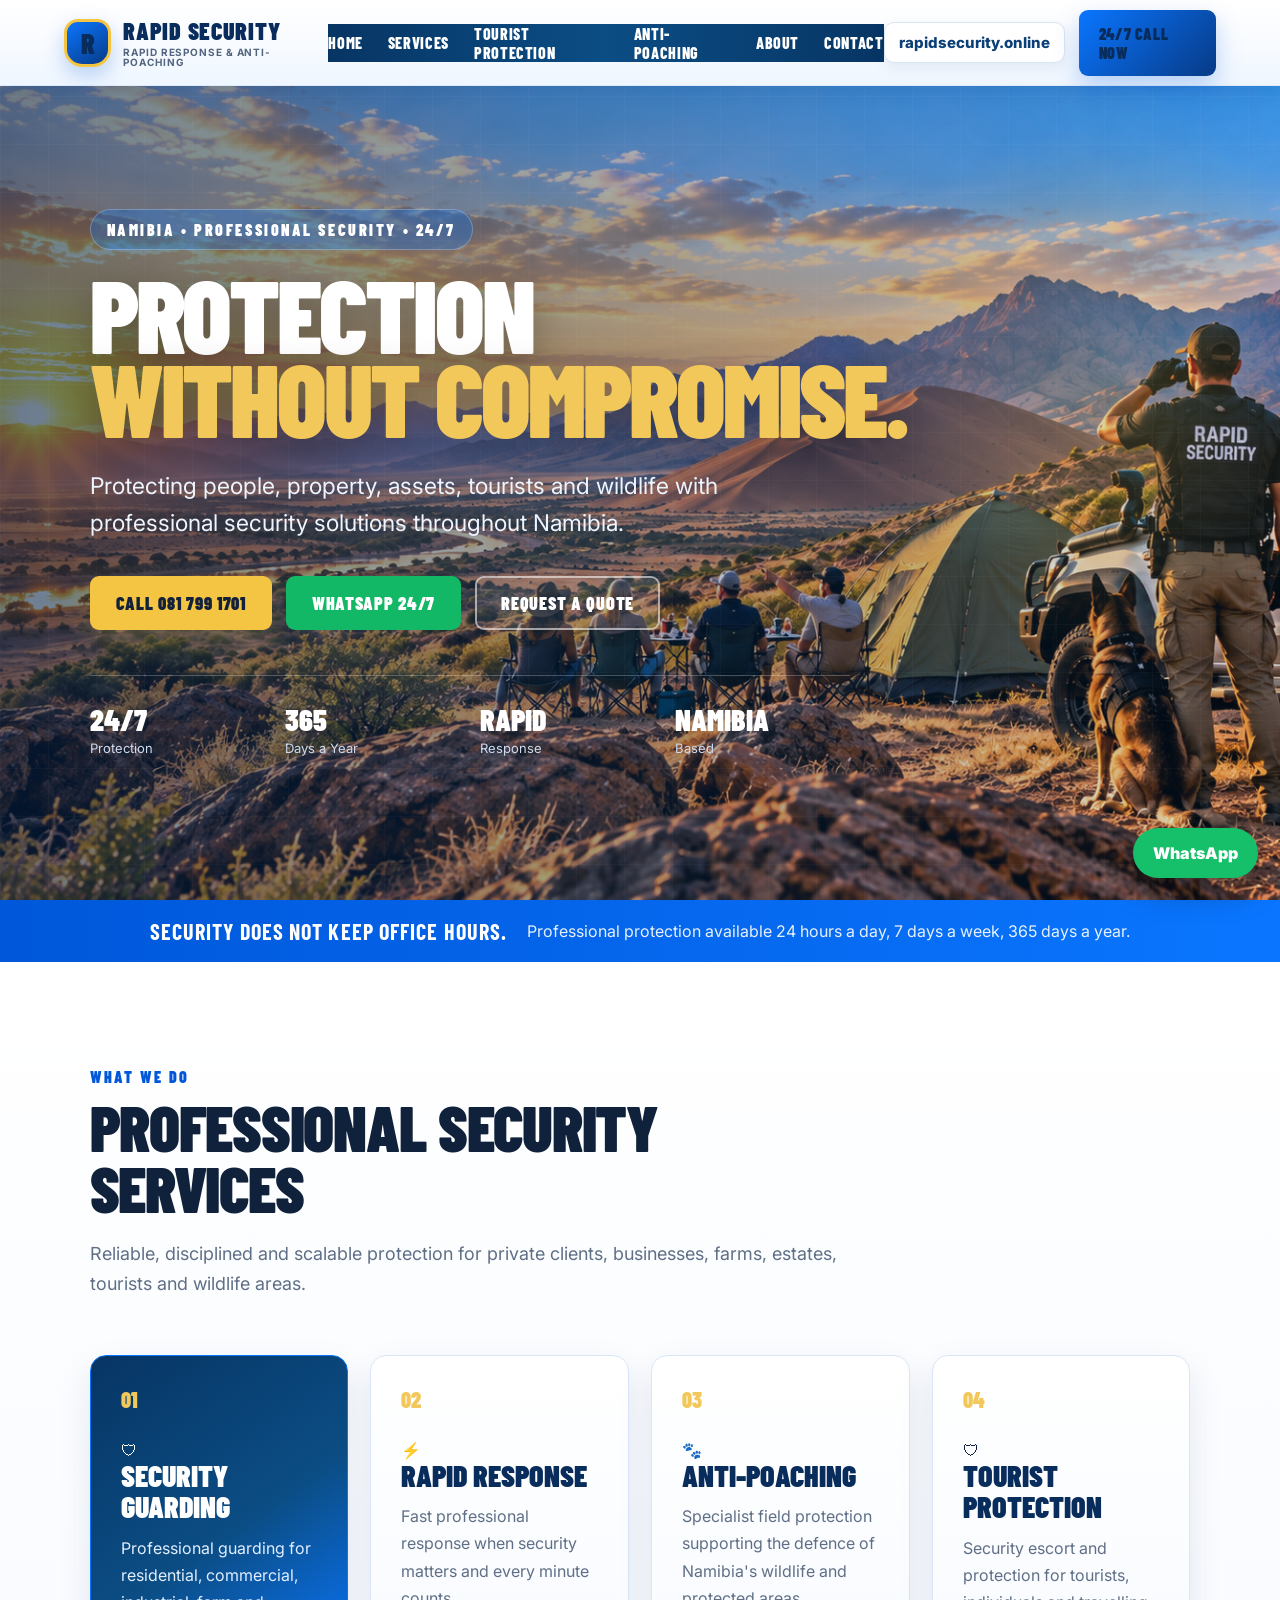
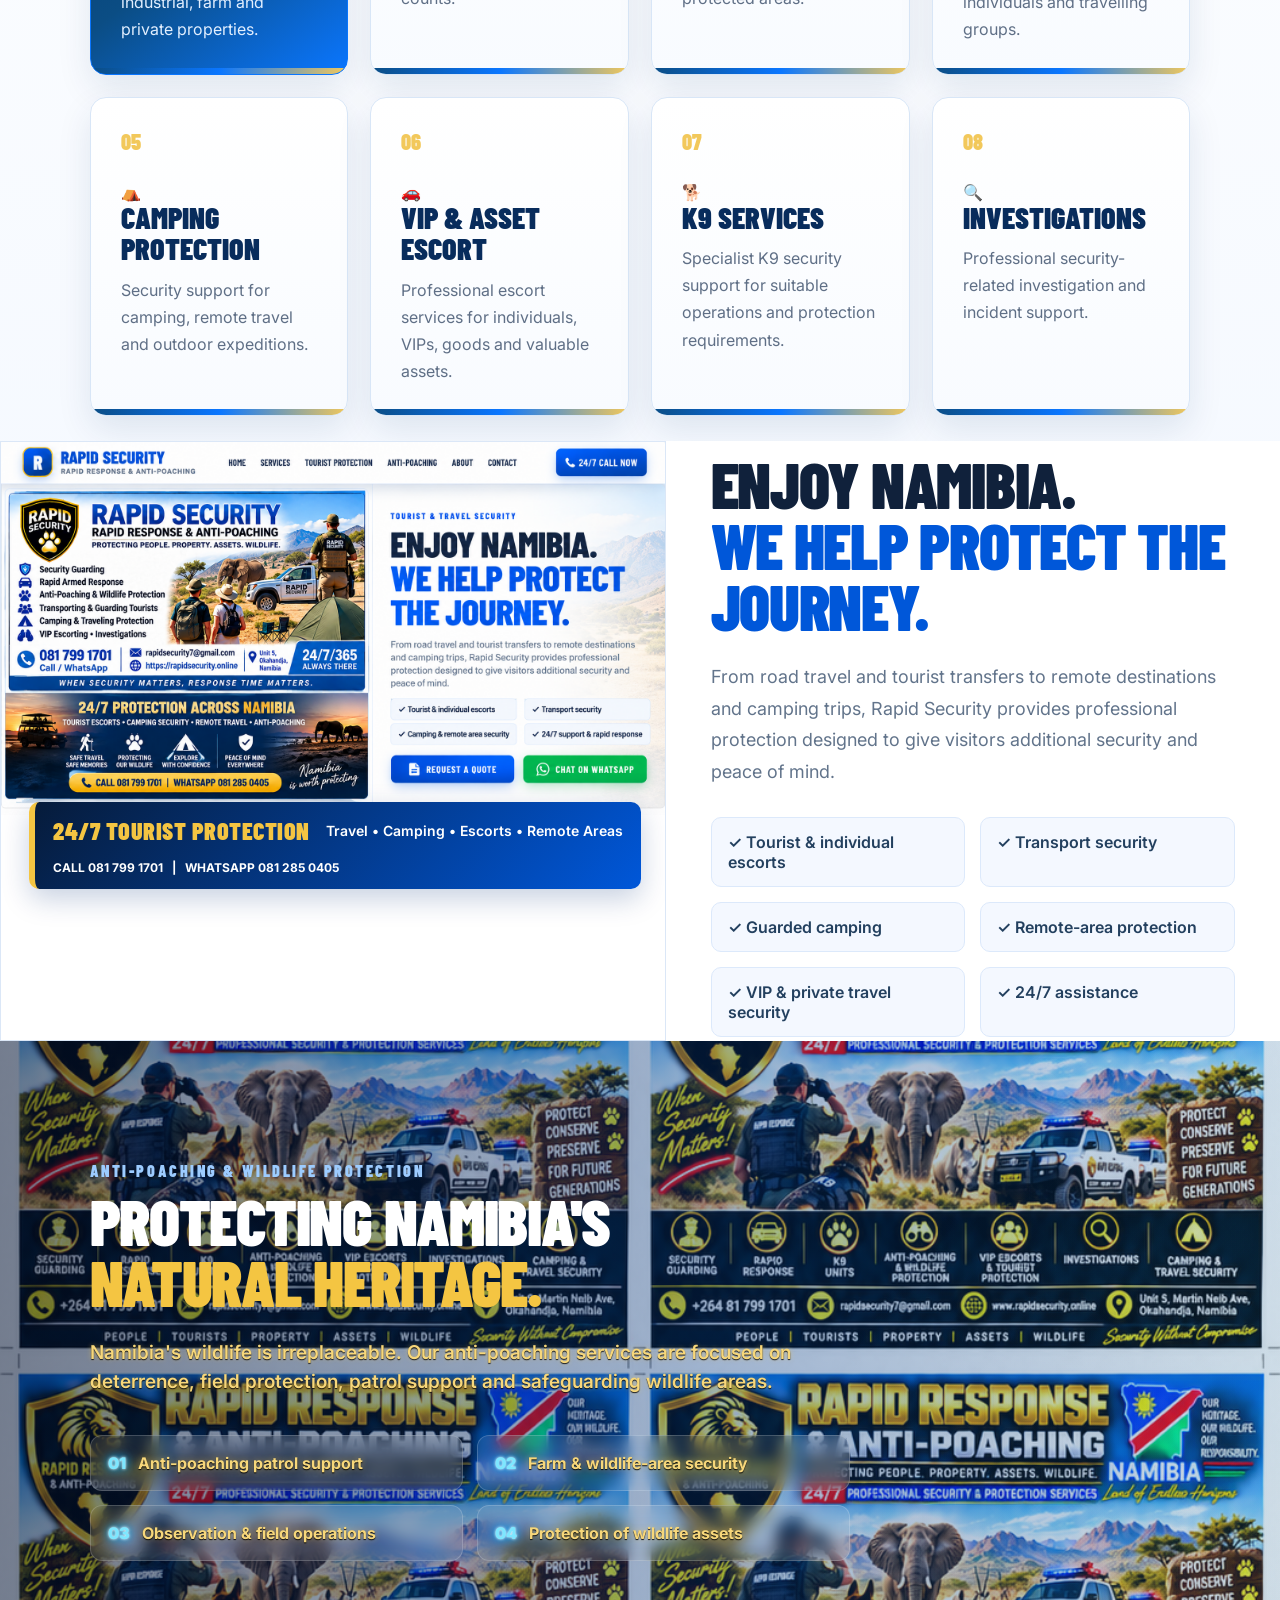
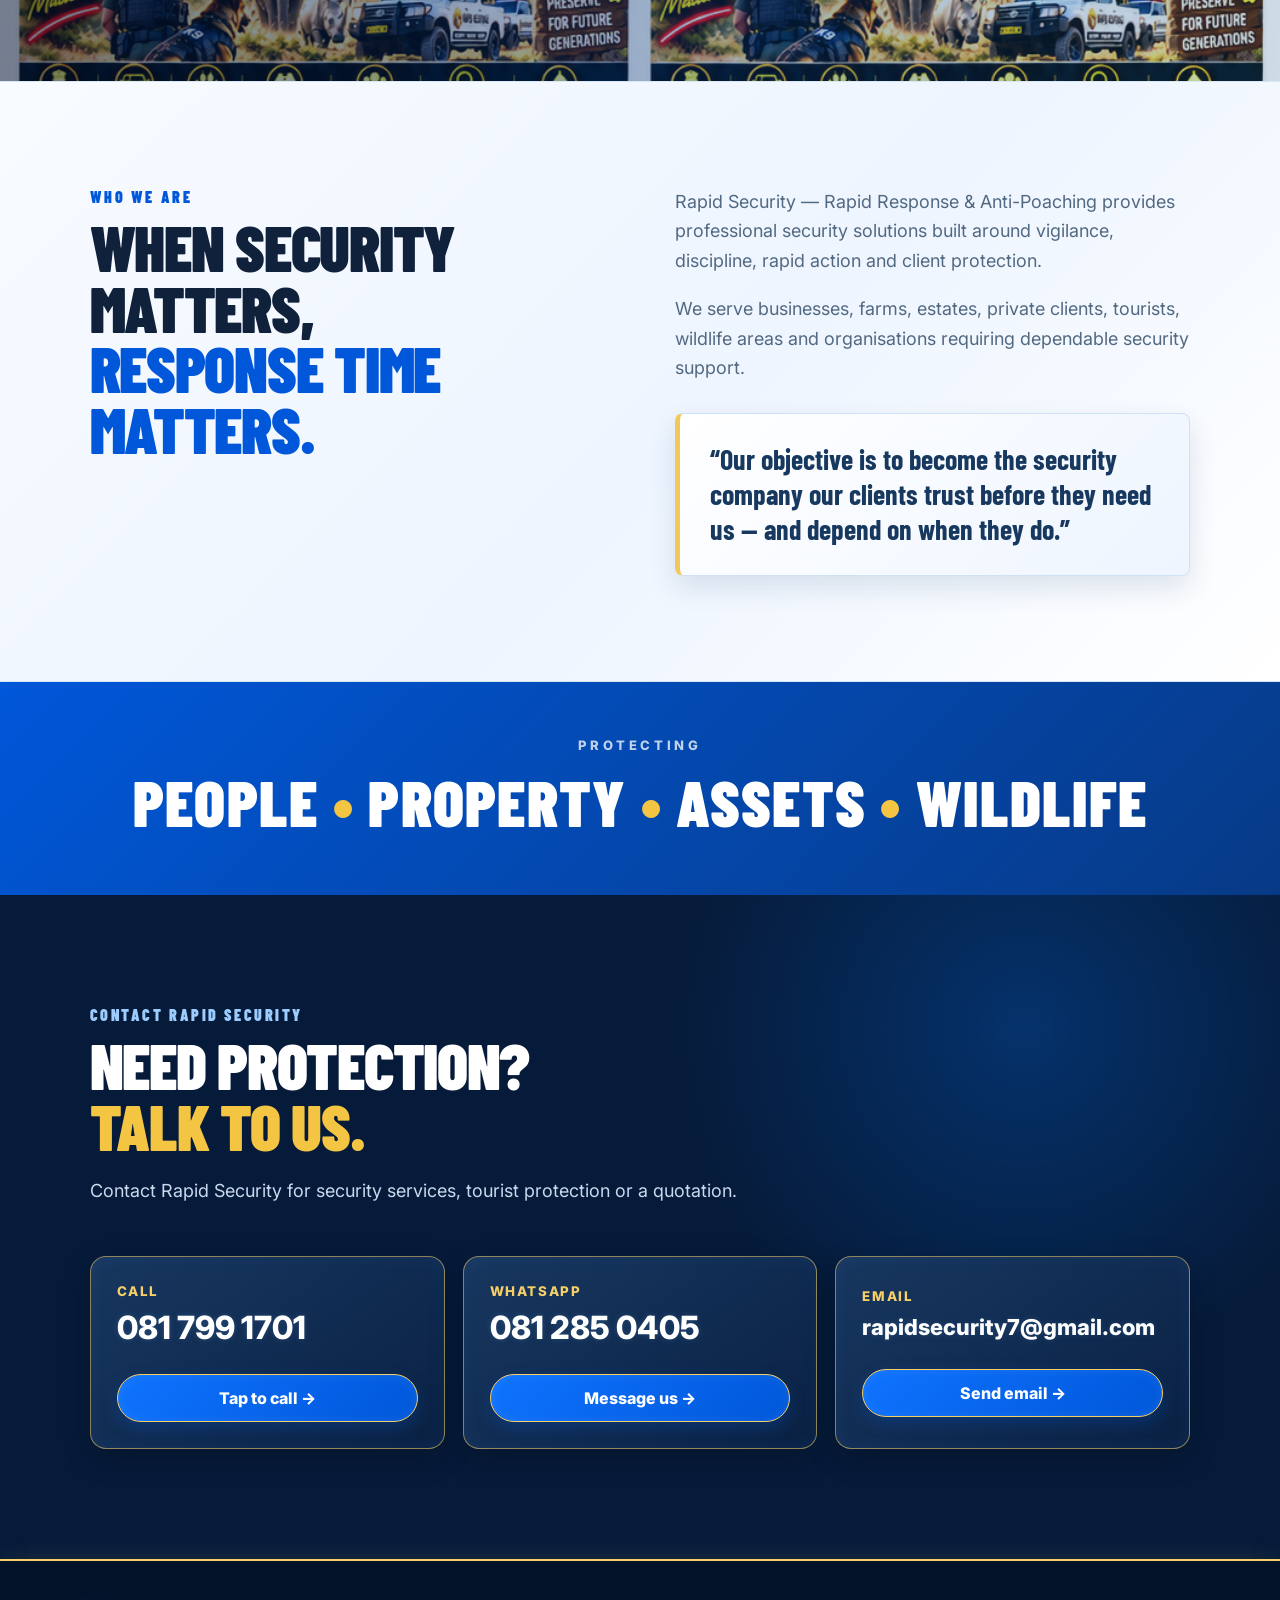
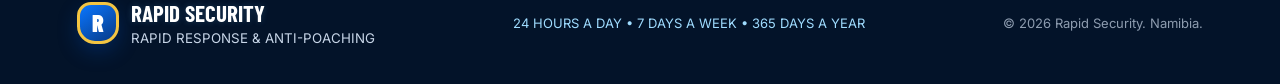
<file: index.html>
<!DOCTYPE html>
<html lang="en">
<head>
  <meta charset="UTF-8">
  <meta name="viewport" content="width=device-width, initial-scale=1.0">

  <title>Rapid Security | Rapid Response & Anti-Poaching Namibia</title>

  <meta name="description" content="Rapid Security Namibia provides 24/7 security guarding, rapid response, anti-poaching, wildlife protection, tourist escorts, guarded camping, VIP protection and investigations.">

  <link rel="stylesheet" href="styles.css">
</head>

<body>

<header class="topbar">
  <a href="#home" class="brand">
    <span class="shield">R</span>
    <span>
      <strong>RAPID SECURITY</strong>
      <small>RAPID RESPONSE & ANTI-POACHING</small>
    </span>
  </a>

  <nav>
    <a href="#home">Home</a>
    <a href="#services">Services</a>
    <a href="#tourists">Tourist Protection</a>
    <a href="#wildlife">Anti-Poaching</a>
    <a href="#about">About</a>
    <a href="#contact">Contact</a>
  </nav>

  <div class="nav-contact">
  <a class="nav-website" href="https://rapidsecurity.online">rapidsecurity.online</a>
  <a class="nav-call" href="tel:+264817991701">24/7 CALL NOW</a>
</div>
</header>


<main>

<section id="home" class="hero">

  <div class="hero-overlay"></div>

  <div class="hero-content">

    <div class="eyebrow">
      NAMIBIA • PROFESSIONAL SECURITY • 24/7
    </div>

    <h1>
      PROTECTION<br>
      <span>WITHOUT COMPROMISE.</span>
    </h1>

    <p class="hero-lead">
      Protecting people, property, assets, tourists and wildlife with
      professional security solutions throughout Namibia.
    </p>

    <div class="hero-buttons">
      <a class="btn primary" href="tel:+264817991701">
        CALL 081 799 1701
      </a>

      <a class="btn whatsapp"
         href="https://wa.me/264812850405"
         target="_blank"
         rel="noopener">
        WHATSAPP 24/7
      </a>

      <a class="btn secondary" href="#contact">
        REQUEST A QUOTE
      </a>
    </div>

    <div class="trust-row">

      <div>
        <strong>24/7</strong>
        <span>Protection</span>
      </div>

      <div>
        <strong>365</strong>
        <span>Days a Year</span>
      </div>

      <div>
        <strong>RAPID</strong>
        <span>Response</span>
      </div>

      <div>
        <strong>NAMIBIA</strong>
        <span>Based</span>
      </div>

    </div>

  </div>

</section>


<section class="emergency-strip">

  <strong>SECURITY DOES NOT KEEP OFFICE HOURS.</strong>

  <span>
    Professional protection available 24 hours a day,
    7 days a week, 365 days a year.
  </span>

</section>


<section id="services" class="section services">

  <div class="section-heading">
    <span>WHAT WE DO</span>
    <h2>Professional Security Services</h2>

    <p>
      Reliable, disciplined and scalable protection for private clients,
      businesses, farms, estates, tourists and wildlife areas.
    </p>
  </div>


  <div class="service-grid">

    <article class="service-card featured">
      <div class="service-number">01</div>
      <div class="service-icon">&#128737;</div>
      <h3>Security Guarding</h3>
      <p>
        Professional guarding for residential, commercial,
        industrial, farm and private properties.
      </p>
    </article>


    <article class="service-card">
      <div class="service-number">02</div>
      <div class="service-icon">&#9889;</div>
      <h3>Rapid Response</h3>
      <p>
        Fast professional response when security matters
        and every minute counts.
      </p>
    </article>


    <article class="service-card">
      <div class="service-number">03</div>
      <div class="service-icon">&#128062;</div>
      <h3>Anti-Poaching</h3>
      <p>
        Specialist field protection supporting the defence
        of Namibia's wildlife and protected areas.
      </p>
    </article>


    <article class="service-card">
      <div class="service-number">04</div>
      <div class="service-icon">&#128737;</div>
      <h3>Tourist Protection</h3>
      <p>
        Security escort and protection for tourists,
        individuals and travelling groups.
      </p>
    </article>


    <article class="service-card">
      <div class="service-number">05</div>
      <div class="service-icon">&#9978;</div>
      <h3>Camping Protection</h3>
      <p>
        Security support for camping, remote travel
        and outdoor expeditions.
      </p>
    </article>


    <article class="service-card">
      <div class="service-number">06</div>
      <div class="service-icon">&#128663;</div>
      <h3>VIP & Asset Escort</h3>
      <p>
        Professional escort services for individuals,
        VIPs, goods and valuable assets.
      </p>
    </article>


    <article class="service-card">
      <div class="service-number">07</div>
      <div class="service-icon">&#128021;</div>
      <h3>K9 Services</h3>
      <p>
        Specialist K9 security support for suitable
        operations and protection requirements.
      </p>
    </article>


    <article class="service-card">
      <div class="service-number">08</div>
      <div class="service-icon">&#128269;</div>
      <h3>Investigations</h3>
      <p>
        Professional security-related investigation
        and incident support.
      </p>
    </article>

  </div>

</section>


<section id="tourists" class="split-section tourist-section">

  <div class="split-image tourist-image">
  <div class="tourist-protection-panel">
    <strong>24/7 TOURIST PROTECTION</strong>
    <span>Travel • Camping • Escorts • Remote Areas</span>
    <small>CALL 081 799 1701 &nbsp; | &nbsp; WHATSAPP 081 285 0405</small>
</div>  
  </div>


  <div class="split-content">

    <span class="mini-title">TOURIST & TRAVEL SECURITY</span>

    <h2>
      Enjoy Namibia.<br>
      <em>We Help Protect The Journey.</em>
    </h2>

    <p>
      From road travel and tourist transfers to remote destinations
      and camping trips, Rapid Security provides professional protection
      designed to give visitors additional security and peace of mind.
    </p>

    <div class="check-list">
      <span>✓ Tourist & individual escorts</span>
      <span>✓ Transport security</span>
      <span>✓ Guarded camping</span>
      <span>✓ Remote-area protection</span>
      <span>✓ VIP & private travel security</span>
      <span>✓ 24/7 assistance</span>
    </div>

    <a href="#contact" class="text-link">
      ARRANGE TOURIST PROTECTION →
    </a>

  </div>

</section>


<section id="wildlife" class="wildlife-section">

  <div class="wildlife-content">

    <span class="mini-title light">
      ANTI-POACHING & WILDLIFE PROTECTION
    </span>

    <h2>
      Protecting Namibia's<br>
      <span>Natural Heritage.</span>
    </h2>

    <p>
      Namibia's wildlife is irreplaceable. Our anti-poaching
      services are focused on deterrence, field protection,
      patrol support and safeguarding wildlife areas.
    </p>

    <div class="wildlife-points">
      <div><b>01</b> Anti-poaching patrol support</div>
      <div><b>02</b> Farm & wildlife-area security</div>
      <div><b>03</b> Observation & field operations</div>
      <div><b>04</b> Protection of wildlife assets</div>
    </div>

  </div>

</section>


<section id="about" class="section about">

  <div class="about-grid">

    <div>
      <span class="mini-title">WHO WE ARE</span>

      <h2>
        When Security Matters,<br>
        <span>Response Time Matters.</span>
      </h2>
    </div>


    <div class="about-copy">

      <p>
        Rapid Security — Rapid Response & Anti-Poaching provides
        professional security solutions built around vigilance,
        discipline, rapid action and client protection.
      </p>

      <p>
        We serve businesses, farms, estates, private clients,
        tourists, wildlife areas and organisations requiring
        dependable security support.
      </p>

      <blockquote>
        “Our objective is to become the security company our clients
        trust before they need us — and depend on when they do.”
      </blockquote>

    </div>

  </div>

</section>


<section class="statement">

  <p>PROTECTING</p>

  <div>
    PEOPLE <span>•</span>
    PROPERTY <span>•</span>
    ASSETS <span>•</span>
    WILDLIFE
  </div>

</section>


<section id="contact" class="contact-section">

  <div class="contact-heading">

    <span class="mini-title light">
      CONTACT RAPID SECURITY
    </span>

    <h2>
      Need Protection?<br>
      <span>Talk To Us.</span>
    </h2>

    <p>
      Contact Rapid Security for security services,
      tourist protection or a quotation.
    </p>

  </div>


  <div class="contact-grid">

    <a href="tel:+264817991701" class="contact-card">
      <small>CALL</small>
      <strong>081 799 1701</strong>
      <span class="contact-action">Tap to call →</span>
    </a>


    <a href="https://wa.me/264812850405"
       target="_blank"
       rel="noopener"
       class="contact-card">

      <small>WHATSAPP</small>
      <strong>081 285 0405</strong>
      <span class="contact-action">Message us →</span>

    </a>


    <a href="mailto:rapidsecurity7@gmail.com"
       class="contact-card">

      <small>EMAIL</small>
      <strong>rapidsecurity7@gmail.com</strong>
      <span class="contact-action">Send email →</span>

    </a>

  </div>

</section>

</main>


<footer>

  <div class="footer-brand">
    <span class="shield small">R</span>

    <div>
      <strong>RAPID SECURITY</strong>
      <small>RAPID RESPONSE & ANTI-POACHING</small>
    </div>
  </div>

  <p>
    24 HOURS A DAY • 7 DAYS A WEEK • 365 DAYS A YEAR
  </p>

  <p class="copyright">
    © 2026 Rapid Security. Namibia.
  </p>

</footer>


<a class="floating-whatsapp"
   href="https://wa.me/264812850405"
   target="_blank"
   rel="noopener"
   aria-label="WhatsApp Rapid Security">

   WhatsApp
</a>


<script src="script.js"></script>

</body>
</html>
</file>
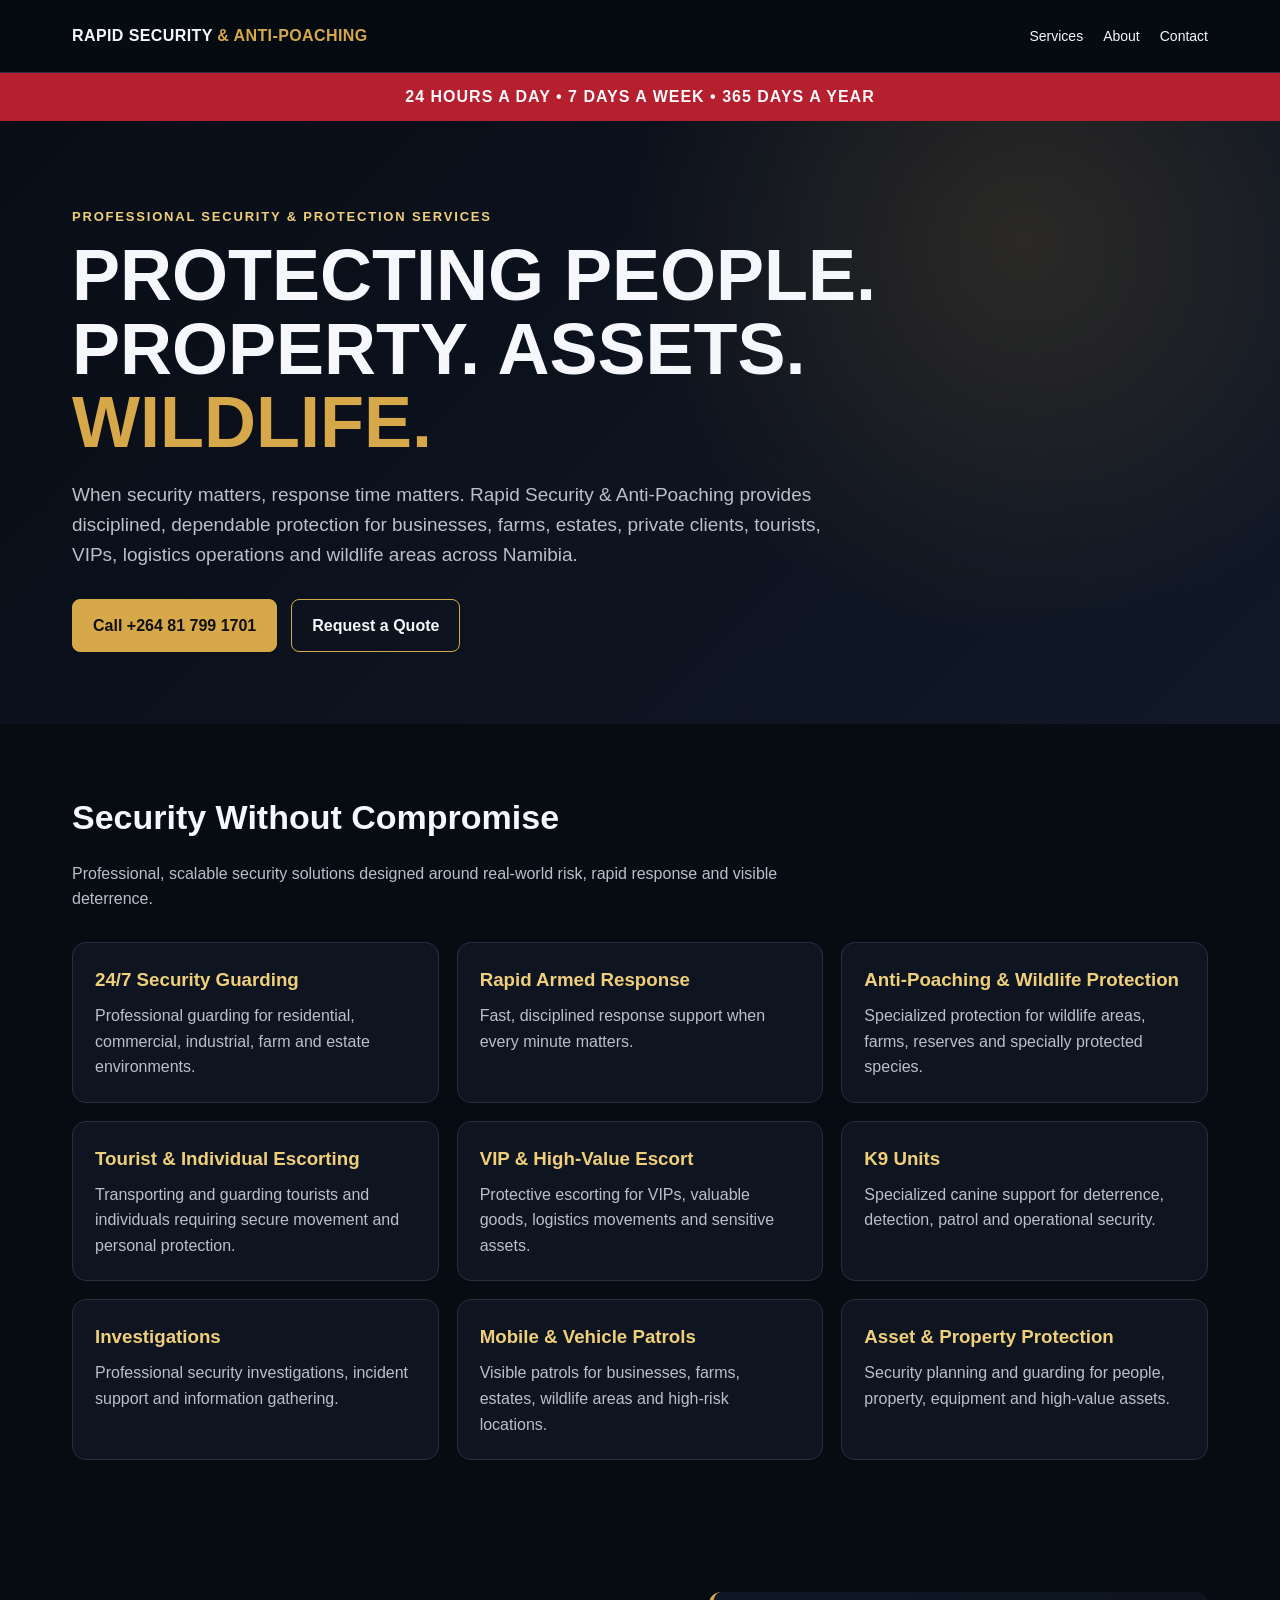
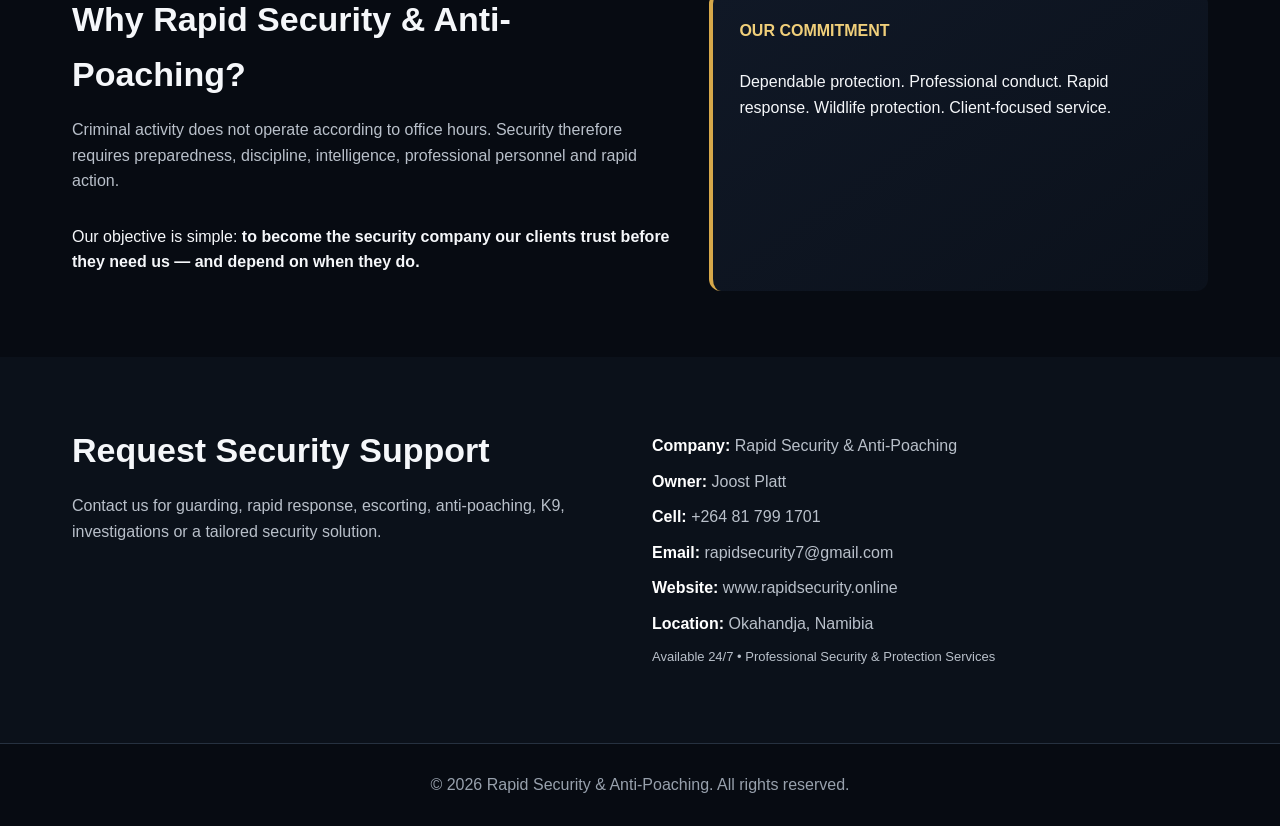
<file: RAPID SECURITY WEBSITE NEW.html>
<!DOCTYPE html>
<html lang="en">
<head>
  <meta charset="UTF-8" />
  <meta name="viewport" content="width=device-width, initial-scale=1.0" />
  <title>Rapid Security & Anti-Poaching | Namibia</title>
  <meta name="description" content="Rapid Security & Anti-Poaching provides 24/7 professional security, rapid response, VIP and tourist escorting, anti-poaching, K9, investigations, guarding and asset protection in Namibia." />
  <link rel="canonical" href="https://www.rapidsecurity.online/" />
  <style>
    :root{--bg:#070b12;--panel:#0e1521;--gold:#d6a84a;--gold2:#f0cf7a;--text:#f5f7fa;--muted:#b9c0ca;--red:#b51f2e;--line:#263140}
    *{box-sizing:border-box} body{margin:0;font-family:Arial,Helvetica,sans-serif;background:var(--bg);color:var(--text);line-height:1.6}
    a{color:inherit;text-decoration:none} .wrap{max-width:1180px;margin:auto;padding:0 22px}
    header{position:sticky;top:0;z-index:20;background:rgba(7,11,18,.94);border-bottom:1px solid var(--line);backdrop-filter:blur(8px)}
    .nav{display:flex;align-items:center;justify-content:space-between;min-height:72px;gap:18px}.brand{font-weight:800;letter-spacing:.4px}.brand span{color:var(--gold)}
    .links{display:flex;gap:20px;flex-wrap:wrap;font-size:14px}.links a:hover{color:var(--gold2)}
    .hero{padding:86px 0 72px;background:radial-gradient(circle at 80% 20%,rgba(214,168,74,.15),transparent 35%),linear-gradient(135deg,#080d16,#111827)}
    .eyebrow{color:var(--gold2);font-weight:700;letter-spacing:1.8px;font-size:13px}.hero h1{font-size:clamp(38px,6vw,72px);line-height:1.02;margin:12px 0 20px;max-width:980px}
    .hero h1 span{color:var(--gold)}.hero p{max-width:760px;color:var(--muted);font-size:19px}.cta{display:flex;gap:14px;flex-wrap:wrap;margin-top:28px}
    .btn{display:inline-block;padding:13px 20px;border-radius:8px;font-weight:700;border:1px solid var(--gold)}.btn.primary{background:var(--gold);color:#111}.btn.secondary:hover{background:#151f2d}
    .strip{background:var(--red);padding:11px 0;text-align:center;font-weight:800;letter-spacing:1px}
    section{padding:66px 0}.section-title{font-size:34px;margin:0 0 10px}.section-sub{color:var(--muted);max-width:780px;margin-bottom:30px}
    .grid{display:grid;grid-template-columns:repeat(3,1fr);gap:18px}.card{background:var(--panel);border:1px solid var(--line);border-radius:14px;padding:22px}.card h3{margin:0 0 8px;color:var(--gold2)}.card p{color:var(--muted);margin:0}
    .about{display:grid;grid-template-columns:1.1fr .9fr;gap:28px}.highlight{background:linear-gradient(145deg,#101826,#0b111b);border-left:4px solid var(--gold);padding:26px;border-radius:12px}.highlight strong{color:var(--gold2)}
    .contact{background:#0b111a}.contactbox{display:grid;grid-template-columns:1fr 1fr;gap:24px}.contact-list div{margin:10px 0;color:var(--muted)}
    .contact-list strong{color:white}.small{font-size:13px;color:#8f98a6} footer{padding:28px 0;border-top:1px solid var(--line);color:#98a1ad;text-align:center}
    @media(max-width:820px){.links{display:none}.grid,.about,.contactbox{grid-template-columns:1fr}.hero{padding-top:62px}.hero p{font-size:17px}}
  </style>
</head>
<body>
<header>
  <div class="wrap nav">
    <div class="brand">RAPID SECURITY <span>& ANTI-POACHING</span></div>
    <nav class="links"><a href="#services">Services</a><a href="#about">About</a><a href="#contact">Contact</a></nav>
  </div>
</header>

<div class="strip">24 HOURS A DAY • 7 DAYS A WEEK • 365 DAYS A YEAR</div>

<section class="hero">
  <div class="wrap">
    <div class="eyebrow">PROFESSIONAL SECURITY & PROTECTION SERVICES</div>
    <h1>PROTECTING PEOPLE. PROPERTY. ASSETS. <span>WILDLIFE.</span></h1>
    <p>When security matters, response time matters. Rapid Security & Anti-Poaching provides disciplined, dependable protection for businesses, farms, estates, private clients, tourists, VIPs, logistics operations and wildlife areas across Namibia.</p>
    <div class="cta">
      <a class="btn primary" href="tel:+264817991701">Call +264 81 799 1701</a>
      <a class="btn secondary" href="mailto:rapidsecurity7@gmail.com">Request a Quote</a>
    </div>
  </div>
</section>

<section id="services">
  <div class="wrap">
    <h2 class="section-title">Security Without Compromise</h2>
    <p class="section-sub">Professional, scalable security solutions designed around real-world risk, rapid response and visible deterrence.</p>
    <div class="grid">
      <div class="card"><h3>24/7 Security Guarding</h3><p>Professional guarding for residential, commercial, industrial, farm and estate environments.</p></div>
      <div class="card"><h3>Rapid Armed Response</h3><p>Fast, disciplined response support when every minute matters.</p></div>
      <div class="card"><h3>Anti-Poaching & Wildlife Protection</h3><p>Specialized protection for wildlife areas, farms, reserves and specially protected species.</p></div>
      <div class="card"><h3>Tourist & Individual Escorting</h3><p>Transporting and guarding tourists and individuals requiring secure movement and personal protection.</p></div>
      <div class="card"><h3>VIP & High-Value Escort</h3><p>Protective escorting for VIPs, valuable goods, logistics movements and sensitive assets.</p></div>
      <div class="card"><h3>K9 Units</h3><p>Specialized canine support for deterrence, detection, patrol and operational security.</p></div>
      <div class="card"><h3>Investigations</h3><p>Professional security investigations, incident support and information gathering.</p></div>
      <div class="card"><h3>Mobile & Vehicle Patrols</h3><p>Visible patrols for businesses, farms, estates, wildlife areas and high-risk locations.</p></div>
      <div class="card"><h3>Asset & Property Protection</h3><p>Security planning and guarding for people, property, equipment and high-value assets.</p></div>
    </div>
  </div>
</section>

<section id="about">
  <div class="wrap about">
    <div>
      <h2 class="section-title">Why Rapid Security & Anti-Poaching?</h2>
      <p class="section-sub">Criminal activity does not operate according to office hours. Security therefore requires preparedness, discipline, intelligence, professional personnel and rapid action.</p>
      <p>Our objective is simple: <strong>to become the security company our clients trust before they need us — and depend on when they do.</strong></p>
    </div>
    <div class="highlight">
      <strong>OUR COMMITMENT</strong><br><br>
      Dependable protection. Professional conduct. Rapid response. Wildlife protection. Client-focused service.
    </div>
  </div>
</section>

<section id="contact" class="contact">
  <div class="wrap contactbox">
    <div>
      <h2 class="section-title">Request Security Support</h2>
      <p class="section-sub">Contact us for guarding, rapid response, escorting, anti-poaching, K9, investigations or a tailored security solution.</p>
    </div>
    <div class="contact-list">
      <div><strong>Company:</strong> Rapid Security & Anti-Poaching</div>
      <div><strong>Owner:</strong> Joost Platt</div>
      <div><strong>Cell:</strong> <a href="tel:+264817991701">+264 81 799 1701</a></div>
      <div><strong>Email:</strong> <a href="mailto:rapidsecurity7@gmail.com">rapidsecurity7@gmail.com</a></div>
      <div><strong>Website:</strong> <a href="https://www.rapidsecurity.online/">www.rapidsecurity.online</a></div>
      <div><strong>Location:</strong> Okahandja, Namibia</div>
      <div class="small">Available 24/7 • Professional Security & Protection Services</div>
    </div>
  </div>
</section>

<footer><div class="wrap">© 2026 Rapid Security & Anti-Poaching. All rights reserved.</div></footer>
</body>
</html>
</file>
<file: styles.css>
@import url('https://fonts.googleapis.com/css2?family=Barlow+Condensed:wght@500;600;700;800;900&family=Inter:wght@400;500;600;700&display=swap');

:root{
  --blue:#0057d9;
  --blue2:#0a76ff;
  --deep:#073a86;
  --navy:#061b3a;
  --gold:#f4c542;
  --white:#ffffff;
  --light:#f4f8ff;
  --text:#10213b;
  --muted:#5f6f86;
  --green:#13b866;
  --shadow:0 18px 45px rgba(0,45,120,.16);
}

*{
  box-sizing:border-box;
  margin:0;
  padding:0;
}

html{
  scroll-behavior:smooth;
}

body{
  font-family:'Inter',Arial,sans-serif;
  color:var(--text);
  background:#fff;
  overflow-x:hidden;
}

a{
  text-decoration:none;
  color:inherit;
}

img{
  max-width:100%;
  display:block;
}


/* =========================
   HEADER
========================= */

.topbar{
  position:fixed;
  top:0;
  left:0;
  right:0;
  z-index:1000;
  height:86px;
  padding:0 5%;
  display:flex;
  align-items:center;
  justify-content:space-between;
  background:rgba(255,255,255,.96);
  backdrop-filter:blur(16px);
  border-bottom:1px solid rgba(0,87,217,.12);
  box-shadow:0 6px 25px rgba(0,35,90,.08);
}

.brand{
  display:flex;
  align-items:center;
  gap:12px;
}

.shield{
  width:48px;
  height:48px;
  display:grid;
  place-items:center;
  border-radius:14px 14px 18px 18px;
  background:linear-gradient(145deg,var(--blue2),var(--deep));
  color:#fff;
  font-family:'Barlow Condensed',sans-serif;
  font-weight:900;
  font-size:28px;
  border:3px solid var(--gold);
  box-shadow:0 8px 20px rgba(0,87,217,.25);
}

.shield.small{
  width:42px;
  height:42px;
  font-size:24px;
}

.brand span:last-child{
  display:flex;
  flex-direction:column;
  line-height:1;
}

.brand strong{
  font-family:'Barlow Condensed',sans-serif;
  font-size:24px;
  font-weight:900;
  letter-spacing:.03em;
  color:var(--blue);
}

.brand small{
  margin-top:4px;
  color:#53657e;
  font-size:10px;
  font-weight:700;
  letter-spacing:.09em;
}

.topbar nav{
  display:flex;
  align-items:center;
  gap:25px;
}

.topbar nav a{
  font-family:'Barlow Condensed',sans-serif;
  text-transform:uppercase;
  font-weight:800;
  letter-spacing:.04em;
  color:#20324a;
  transition:.2s ease;
}

.topbar nav a:hover{
  color:var(--blue);
}

.nav-call{
  background:linear-gradient(135deg,var(--blue2),var(--deep));
  color:#fff;
  padding:14px 20px;
  border-radius:9px;
  font-family:'Barlow Condensed',sans-serif;
  font-weight:900;
  letter-spacing:.04em;
  box-shadow:0 10px 25px rgba(0,87,217,.25);
}


/* =========================
   HERO
========================= */

.hero{
  min-height:100vh;
  padding:155px 7% 90px;
  position:relative;
  display:flex;
  align-items:center;
  overflow:hidden;

  background:
    linear-gradient(90deg,rgba(3,35,75,.58) 0%,rgba(5,55,105,.38) 42%,rgba(20,100,180,.10) 100%),
    url("Golden Hour Security Overlook.png") center/cover no-repeat;
}

.hero::after{
  content:"";
  position:absolute;
  right:-100px;
  top:120px;
  width:540px;
  height:540px;
  background:radial-gradient(circle,rgba(244,197,66,.22),transparent 70%);
  pointer-events:none;
}

.hero-overlay{
  position:absolute;
  inset:0;
  background:
    linear-gradient(rgba(255,255,255,.025) 1px,transparent 1px),
    linear-gradient(90deg,rgba(255,255,255,.025) 1px,transparent 1px);
  background-size:48px 48px;
}

.hero-content{
  position:relative;
  z-index:3;
  width:min(880px,100%);
}

.eyebrow,
.mini-title{
  display:inline-block;
  font-family:'Barlow Condensed',sans-serif;
  font-weight:900;
  letter-spacing:.16em;
  text-transform:uppercase;
  color:var(--blue);
}

.eyebrow{
  color:#fff;
  background:rgba(0,118,255,.3);
  border:1px solid rgba(255,255,255,.25);
  padding:10px 16px;
  border-radius:999px;
  margin-bottom:22px;
}

.hero h1{
  font-family:'Barlow Condensed',sans-serif;
  font-weight:900;
  font-size:clamp(64px,8vw,120px);
  line-height:.82;
  color:#fff;
  letter-spacing:-.03em;
  text-transform:uppercase;
  text-shadow:0 10px 40px rgba(0,0,0,.28);
}

.hero h1 span{
 color:#f2c85b; 
}

.hero-lead{
  max-width:720px;
  margin-top:28px;
  font-size:clamp(18px,2vw,23px);
  line-height:1.6;
  color:#eef5ff;
}

.hero-buttons{
  display:flex;
  flex-wrap:wrap;
  gap:14px;
  margin-top:34px;
}

.btn{
  display:inline-flex;
  align-items:center;
  justify-content:center;
  min-height:54px;
  padding:0 24px;
  border-radius:9px;
  font-family:'Barlow Condensed',sans-serif;
  font-size:18px;
  font-weight:900;
  letter-spacing:.04em;
  transition:.22s ease;
  border:2px solid transparent;
}

.btn:hover{
  transform:translateY(-3px);
}

.btn.primary{
  background:var(--gold);
  color:#13213a;
  box-shadow:0 12px 30px rgba(244,197,66,.25);
}

.btn.whatsapp{
  background:var(--green);
  color:#fff;
}

.btn.secondary{
  color:#fff;
  border-color:rgba(255,255,255,.55);
  background:rgba(255,255,255,.08);
}

.trust-row{
  display:grid;
  grid-template-columns:repeat(4,minmax(110px,1fr));
  max-width:760px;
  margin-top:45px;
  border-top:1px solid rgba(255,255,255,.24);
  padding-top:25px;
  gap:20px;
}

.trust-row div{
  display:flex;
  flex-direction:column;
}

.trust-row strong{
  color:#fff;
  font-family:'Barlow Condensed',sans-serif;
  font-size:30px;
  font-weight:900;
}

.trust-row span{
  color:#cddbf0;
  font-size:13px;
  margin-top:3px;
}


/* =========================
   EMERGENCY STRIP
========================= */

.emergency-strip{
  padding:18px 6%;
  display:flex;
  justify-content:center;
  align-items:center;
  gap:20px;
  flex-wrap:wrap;
  color:#fff;
  background:linear-gradient(90deg,var(--blue),var(--blue2));
  text-align:center;
  box-shadow:0 10px 30px rgba(0,87,217,.18);
}

.emergency-strip strong{
  font-family:'Barlow Condensed',sans-serif;
  font-size:22px;
  letter-spacing:.05em;
}

.emergency-strip span{
  opacity:.9;
}


/* =========================
   GENERAL SECTIONS
========================= */

.section{
  padding:105px 7%;
}

.section-heading{
  max-width:760px;
  margin-bottom:55px;
}

.section-heading span{
  color:var(--blue);
  font-family:'Barlow Condensed',sans-serif;
  font-weight:900;
  letter-spacing:.14em;
}

.section-heading h2,
.split-content h2,
.about h2,
.contact-heading h2,
.wildlife-section h2{
  margin-top:10px;
  font-family:'Barlow Condensed',sans-serif;
  font-size:clamp(44px,5vw,72px);
  line-height:.95;
  text-transform:uppercase;
  font-weight:900;
  letter-spacing:-.02em;
}

.section-heading p{
  margin-top:20px;
  font-size:18px;
  color:var(--muted);
  line-height:1.7;
}


/* =========================
   SERVICES
========================= */

.services{
  background:linear-gradient(180deg,#ffffff,#f5f9ff);
}

.service-grid{
  display:grid;
  grid-template-columns:repeat(4,1fr);
  gap:18px;
}

.service-card{
  position:relative;
  overflow:hidden;
  min-height:250px;
  padding:28px;
  background:#fff;
  border:1px solid #e2ecfa;
  border-radius:18px;
  box-shadow:0 12px 35px rgba(13,55,115,.08);
  transition:.25s ease;
}

.service-card::after{
  content:"";
  position:absolute;
  left:0;
  right:0;
  bottom:0;
  height:5px;
  background:linear-gradient(90deg,var(--blue),var(--blue2));
}

.service-card:hover{
  transform:translateY(-8px);
  box-shadow:var(--shadow);
  border-color:#bcd5ff;
}

.service-card.featured{
  background:linear-gradient(150deg,var(--blue),var(--deep));
  color:#fff;
}

.service-card.featured p{
  color:#dbe9ff;
}

.service-number{
  font-family:'Barlow Condensed',sans-serif;
  color:var(--gold);
  font-weight:900;
  font-size:20px;
  margin-bottom:32px;
}

.service-card h3{
  font-family:'Barlow Condensed',sans-serif;
  font-size:29px;
  font-weight:900;
  text-transform:uppercase;
  margin-bottom:12px;
}

.service-card p{
  color:#64758d;
  line-height:1.65;
}


/* =========================
   TOURIST SECTION
========================= */

.split-section{
  display:grid;
  grid-template-columns:1.05fr .95fr;
  min-height:690px;
}

.split-image{
  position:relative;
  min-height:650px;
  overflow:hidden;
}

.tourist-image{
  background:
    linear-gradient(180deg,rgba(0,32,78,.10),rgba(0,36,90,.25)),
    url("rapid business card light new 111.png") center/cover no-repeat;
}

.image-badge{
  position:absolute;
  bottom:30px;
  left:30px;
  right:30px;
  padding:24px;
  border-radius:18px;
  background:rgba(255,255,255,.94);
  box-shadow:var(--shadow);
}

.image-badge strong{
  display:block;
  font-family:'Barlow Condensed',sans-serif;
  font-size:30px;
  color:var(--blue);
}

.image-badge span{
  color:#52647e;
}

.split-content{
  padding:90px 7%;
  display:flex;
  justify-content:center;
  flex-direction:column;
  background:#fff;
}

.split-content h2 em{
  color:var(--blue);
  font-style:normal;
}

.split-content p{
  margin-top:25px;
  color:#62748b;
  font-size:18px;
  line-height:1.75;
}

.check-list{
  display:grid;
  grid-template-columns:1fr 1fr;
  gap:15px;
  margin-top:30px;
}

.check-list span{
  background:var(--light);
  padding:14px 16px;
  border-radius:10px;
  color:#23405f;
  font-weight:600;
  border:1px solid #dce9fb;
}

.text-link{
  margin-top:30px;
  display:inline-block;
  color:var(--blue);
  font-family:'Barlow Condensed',sans-serif;
  font-weight:900;
  font-size:20px;
}


/* =========================
   WILDLIFE / ANTI-POACHING
========================= */

.wildlife-section{
  position:relative;
  padding:120px 7%;
  color:#fff;
  overflow:hidden;
  background:
    linear-gradient(90deg,rgba(3,20,52,.96),rgba(5,57,129,.84)),
    url("rapid business card light new 111.png") center/cover no-repeat;
}

.wildlife-section::before{
  content:"";
  position:absolute;
  inset:0;
  background:linear-gradient(120deg,transparent 60%,rgba(244,197,66,.10));
}

.wildlife-content{
  position:relative;
  z-index:2;
  max-width:760px;
}

.mini-title.light{
  color:#9dccff;
}

.wildlife-section h2 span{
  color:var(--gold);
}

.wildlife-section p{
  margin-top:25px;
  color:#dbe7f8;
  font-size:19px;
  line-height:1.75;
}

.wildlife-points{
  display:grid;
  grid-template-columns:1fr 1fr;
  gap:14px;
  margin-top:35px;
}

.wildlife-points div{
  padding:17px;
  border:1px solid rgba(255,255,255,.18);
  border-radius:12px;
  background:rgba(255,255,255,.08);
  backdrop-filter:blur(8px);
}

.wildlife-points b{
  color:var(--gold);
  margin-right:8px;
}


/* =========================
   ABOUT
========================= */

.about{
  background:#fff;
}

.about-grid{
  display:grid;
  grid-template-columns:1fr 1fr;
  gap:70px;
  align-items:start;
}

.about h2 span{
  color:var(--blue);
}

.about-copy p{
  color:#61738a;
  font-size:18px;
  line-height:1.75;
  margin-bottom:18px;
}

.about-copy blockquote{
  margin-top:30px;
  padding:25px 28px;
  border-left:5px solid var(--gold);
  background:var(--light);
  font-family:'Barlow Condensed',sans-serif;
  font-size:28px;
  font-weight:700;
  line-height:1.25;
  color:#18395f;
}


/* =========================
   STATEMENT
========================= */

.statement{
  padding:55px 6%;
  text-align:center;
  background:linear-gradient(135deg,var(--blue),var(--deep));
  color:#fff;
}

.statement p{
  font-size:13px;
  font-weight:800;
  letter-spacing:.28em;
  opacity:.75;
}

.statement div{
  margin-top:10px;
  font-family:'Barlow Condensed',sans-serif;
  font-size:clamp(34px,5vw,68px);
  font-weight:900;
  letter-spacing:.02em;
}

.statement span{
  color:var(--gold);
}


/* =========================
   CONTACT
========================= */

.contact-section{
  padding:110px 7%;
  background:
    radial-gradient(circle at 80% 20%,rgba(0,118,255,.25),transparent 30%),
    var(--navy);
  color:#fff;
}

.contact-heading{
  max-width:720px;
}

.contact-heading h2 span{
  color:var(--gold);
}

.contact-heading p{
  margin-top:20px;
  color:#cad9ee;
  font-size:18px;
  line-height:1.65;
}

.contact-grid{
  display:grid;
  grid-template-columns:repeat(3,1fr);
  gap:18px;
  margin-top:50px;
}

.contact-card{
  min-height:180px;
  padding:26px;
  display:flex;
  flex-direction:column;
  justify-content:center;
  border-radius:18px;
  background:rgba(255,255,255,.08);
  border:1px solid rgba(255,255,255,.14);
  transition:.25s ease;
}

.contact-card:hover{
  transform:translateY(-6px);
  background:rgba(255,255,255,.13);
  border-color:rgba(244,197,66,.5);
}

.contact-card small{
  color:#8ebcff;
  font-weight:800;
  letter-spacing:.12em;
}

.contact-card strong{
  margin:9px 0;
  font-family:'Barlow Condensed',sans-serif;
  font-size:32px;
  font-weight:900;
  word-break:break-word;
}

.contact-card span{
  color:#d6e4f5;
}


/* =========================
   FOOTER
========================= */

footer{
  padding:38px 6%;
  background:#031329;
  color:#fff;
  display:flex;
  align-items:center;
  justify-content:space-between;
  gap:25px;
  flex-wrap:wrap;
}

.footer-brand{
  display:flex;
  align-items:center;
  gap:12px;
}

.footer-brand div{
  display:flex;
  flex-direction:column;
}

.footer-brand strong{
  font-family:'Barlow Condensed',sans-serif;
  font-size:23px;
  color:#fff;
}

.footer-brand small{
  color:#8fa6c2;
  margin-top:3px;
}

footer p{
  color:#a8b9ce;
  font-size:13px;
}

.copyright{
  opacity:.7;
}


/* =========================
   FLOATING WHATSAPP
========================= */

.floating-whatsapp{
  position:fixed;
  right:22px;
  bottom:22px;
  z-index:1500;
  background:#16bf69;
  color:#fff;
  font-weight:900;
  padding:15px 20px;
  border-radius:999px;
  box-shadow:0 15px 30px rgba(0,0,0,.25);
  transition:.2s ease;
}

.floating-whatsapp:hover{
  transform:translateY(-4px) scale(1.03);
}


/* =========================
   RESPONSIVE
========================= */

@media (max-width:1100px){

  .topbar nav{
    display:none;
  }

  .service-grid{
    grid-template-columns:repeat(2,1fr);
  }

  .split-section{
    grid-template-columns:1fr;
  }

  .split-image{
    min-height:500px;
  }
}


@media (max-width:800px){

  .topbar{
    height:78px;
    padding:0 18px;
  }

  .brand strong{
    font-size:19px;
  }

  .brand small{
    font-size:8px;
  }

  .shield{
    width:42px;
    height:42px;
  }

  .nav-call{
    padding:11px 13px;
    font-size:14px;
  }

  .hero{
    min-height:100svh;
    padding:130px 22px 70px;
    background-position:center;
  }

  .hero h1{
    font-size:clamp(56px,16vw,82px);
  }

  .hero-lead{
    font-size:17px;
  }

  .hero-buttons{
    flex-direction:column;
  }

  .btn{
    width:100%;
  }

  .trust-row{
    grid-template-columns:repeat(2,1fr);
  }

  .section{
    padding:75px 22px;
  }

  .section-heading{
    margin-bottom:35px;
  }

  .service-grid{
    grid-template-columns:1fr;
  }

  .split-content{
    padding:70px 22px;
  }

  .check-list{
    grid-template-columns:1fr;
  }

  .wildlife-section{
    padding:90px 22px;
  }

  .wildlife-points{
    grid-template-columns:1fr;
  }

  .about-grid{
    grid-template-columns:1fr;
    gap:35px;
  }

  .contact-section{
    padding:85px 22px;
  }

  .contact-grid{
    grid-template-columns:1fr;
  }

  footer{
    flex-direction:column;
    align-items:flex-start;
    padding:35px 22px;
  }
}


@media (max-width:520px){

  .nav-call{
    display:none;
  }

  .hero h1{
    font-size:54px;
  }

  .hero-lead{
    font-size:16px;
  }

  .trust-row strong{
    font-size:25px;
  }

  .service-card{
    min-height:auto;
  }

  .split-image{
    min-height:380px;
  }

  .statement{
    padding:45px 20px;
  }

  .floating-whatsapp{
    right:14px;
    bottom:14px;
  }
}

/* PREMIUM TOURIST PROTECTION BANNER */

.tourist-protection-panel{
  position:absolute;
  top:18px;
  left:20px;
  right:20px;
  z-index:5;
  padding:14px 18px;
  display:flex;
  align-items:center;
  justify-content:space-between;
  gap:15px;
  flex-wrap:wrap;
  background:linear-gradient(135deg,#061b3a 0%,#0057d9 100%);
  border-left:6px solid #f4c542;
  border-radius:10px;
  box-shadow:0 10px 28px rgba(0,45,120,.22);
  color:#ffffff;
}

.tourist-protection-panel strong{
  font-family:"Barlow Condensed",sans-serif;
  font-size:24px;
  font-weight:900;
  letter-spacing:.5px;
  color:#f4c542;
}

.tourist-protection-panel span{
  font-family:"Inter",sans-serif;
  font-size:14px;
  font-weight:600;
  color:#ffffff;
}

.tourist-protection-panel small{
  font-family:"Inter",sans-serif;
  font-size:12px;
  font-weight:700;
  color:#ffffff;
}

.split-image.tourist-image{
  position:relative;
  padding-top:78px;
  background-position:center 78px;
}

@media(max-width:700px){
  .tourist-protection-panel{
    left:10px;
    right:10px;
    top:10px;
    padding:10px 12px;
  }

  .tourist-protection-panel strong{
    font-size:20px;
  }

  /* ===== MOBILE TOURIST PROTECTION ===== */
@media (max-width:700px){

    .split-image.tourist-image{
        padding-top:60px;
        background-position:center center;
        min-height:420px;
    }

    .tourist-protection-panel{
        left:10px;
        right:10px;
        top:10px;
        width:auto;
        max-width:none;
        padding:12px 14px;
    }

    .tourist-protection-panel strong{
        font-size:20px;
        line-height:1.2;
    }

    .tourist-protection-panel span{
        font-size:13px;
        line-height:1.4;
    }
}

  .tourist-protection-panel span,
  .tourist-protection-panel small{
    font-size:11px;
  }

  .split-image.tourist-image{
    padding-top:100px;
    background-position:center 100px;
  }
}
/* BUSINESS CARD — SHOW COMPLETE IMAGE WITHOUT CROPPING */

.tourist-image{
  background-image:url("Rapid_Security_Website_Business_Card seperate1111.png");
  background-size:contain;
  background-position:center 24px;
  background-repeat:no-repeat;
  background-color:#eef5ff;
}

.split-image.tourist-image{
  min-height:460px;
  background-size:96% auto;
  background-color:#ffffff;
  border:1px solid #dbe7f7;
  box-shadow:0 14px 35px rgba(0,45,120,.12);
}
}

/* REMOVE EXTRA SPACE ABOVE TOURIST SECTION */
.tourist-section{
    margin-top:0 !important;
    padding-top:0 !important;
}
/* BALANCE TOURIST SECTION HEIGHT */
.tourist-section{
    align-items:stretch;
}

.tourist-section .split-image{
    min-height:100%;
    height:auto;
}

.tourist-section .tourist-image{
    display:flex;
    align-items:flex-start;
    justify-content:center;
    background-size:96% auto;
    background-position:center 24px;
}

/* ===== RAPID SECURITY TOURIST SECTION - FINAL IMAGE FIX ===== */

/* Use the new Namibia tourist protection image */
.tourist-section .tourist-image{
    background-image:url("Rapid Security Namibia Travel Protection.png") !important;
    background-size:cover !important;
    background-position:center center !important;
    background-repeat:no-repeat !important;
    min-height:520px !important;
    padding-top:0 !important;
}

/* Move blue information banner down so company name stays visible */
.tourist-section .tourist-protection-panel{
    top:auto !important;
    bottom:18px !important;
    left:24px !important;
    right:24px !important;
}

/* Keep tourist section aligned neatly */
.tourist-section{
    margin-top:0 !important;
    padding-top:0 !important;
    align-items:stretch !important;
}

.tourist-section .split-image{
    min-height:520px !important;
}
/* ===== FINAL TOURIST SECTION LAYOUT FIX ===== */

.tourist-section{
    display:grid !important;
    grid-template-columns:52% 48% !important;
    align-items:stretch !important;
    min-height:520px !important;
    height:520px !important;
    overflow:hidden !important;
}

.tourist-section .split-image.tourist-image{
    position:relative !important;
    width:100% !important;
    height:520px !important;
    min-height:520px !important;
    padding:0 !important;

    background-image:url("Rapid Security Namibia Travel Protection.png") !important;
    background-size:contain !important;
    background-position:center center !important;
    background-repeat:no-repeat !important;
    background-color:#ffffff !important;
}

.tourist-section .tourist-protection-panel{
    position:absolute !important;
    left:24px !important;
    right:24px !important;
    bottom:18px !important;
    top:auto !important;
    z-index:10 !important;
}

.tourist-section .split-content{
    height:520px !important;
    min-height:520px !important;
    overflow:hidden !important;
    padding:55px 45px !important;
}
/* ===== TOURIST SECTION FINAL SIZE & ALIGNMENT ===== */

.tourist-section{
    height:600px !important;
    min-height:600px !important;
    overflow:hidden !important;
}

.tourist-section .split-image.tourist-image{
    height:600px !important;
    min-height:600px !important;
    background-size:100% auto !important;
    background-position:center top !important;
}

.tourist-section .split-content{
    height:600px !important;
    min-height:600px !important;
    padding:70px 45px 35px !important;
    overflow:visible !important;
}

.tourist-section .tourist-protection-panel{
    bottom:18px !important;
}
/* FINAL FIX - REMOVE WHITE GAP UNDER TOURIST IMAGE */

.tourist-section .split-image.tourist-image{
    height:600px !important;
    min-height:600px !important;
    background-size:100% auto !important;
    background-position:center top !important;
}

.tourist-section .tourist-protection-panel{
    top:360px !important;
    bottom:auto !important;
    left:28px !important;
    right:24px !important;
}
/* REMOVE EXTRA GAP ABOVE TOURIST SECTION */
#tourists{
    margin-top:0 !important;
}

main{
    padding-top:0 !important;
}

.topbar + main{
    margin-top:0 !important;
}

/* FINAL - PULL TOURIST SECTION UP UNDER HEADER */
#tourists{
    margin-top:-80px !important;
    padding-top:0 !important;
}
/* ===== MOBILE TOURIST SECTION FINAL ===== */
@media (max-width:700px){

    #tourists{
        margin-top:0 !important;
        display:block !important;
        height:auto !important;
        min-height:0 !important;
        overflow:visible !important;
    }

    .tourist-section .split-image.tourist-image{
        width:100% !important;
        height:430px !important;
        min-height:430px !important;
        background-size:100% auto !important;
        background-position:center top !important;
        background-repeat:no-repeat !important;
    }

    .tourist-section .tourist-protection-panel{
        position:absolute !important;
        top:auto !important;
        bottom:10px !important;
        left:10px !important;
        right:10px !important;
        padding:12px 14px !important;
    }

    .tourist-section .tourist-protection-panel strong{
        font-size:18px !important;
    }

    .tourist-section .tourist-protection-panel span{
        font-size:12px !important;
    }

    .tourist-section .tourist-protection-panel small{
        font-size:10px !important;
    }

    .tourist-section .split-content{
        width:100% !important;
        height:auto !important;
        min-height:0 !important;
        padding:35px 22px !important;
        overflow:visible !important;
    }

    .tourist-section .split-content h2{
        font-size:42px !important;
        line-height:0.98 !important;
    }
}

/* ===== BRIGHTER RAPID SECURITY TOP HEADER ===== */

.topbar{
    background:linear-gradient(
        180deg,
        #ffffff 0%,
        #f8fbff 55%,
        #eef6ff 100%
    ) !important;

    box-shadow:0 4px 16px rgba(0,55,110,.10) !important;
}

.topbar,
.topbar a,
.topbar span,
.topbar strong{
    color:#082c5c;
}

/* light gold accent wording */
.topbar .tagline,
.topbar .gold-text{
    color:#c79a2b !important;
}

/* brighten navigation bar slightly */
nav{
    background:linear-gradient(
        90deg,
        #073564 0%,
        #0b4d84 50%,
        #073564 100%
    ) !important;
}

nav a{
    color:#ffffff !important;
}

nav a:hover{
    color:#f2c85b !important;
}
/* ===== WEBSITE ADDRESS NEXT TO 24/7 BUTTON ===== */

.nav-contact{
    display:flex;
    align-items:center;
    gap:14px;
}

.nav-website{
    color:#0b3f78 !important;
    font-weight:800;
    font-size:15px;
    text-decoration:none;
    padding:10px 14px;
    border:1px solid #d8e5f3;
    border-radius:10px;
    background:#ffffff;
    box-shadow:0 5px 14px rgba(0,45,100,.08);
}

.nav-website:hover{
    color:#c79a2b !important;
    border-color:#f2c85b;
}

/* mobile */
@media (max-width:700px){
    .nav-contact{
        gap:6px;
        flex-direction:column;
        align-items:flex-end;
    }

    .nav-website{
        font-size:11px;
        padding:5px 8px;
    }
}
/* FIX CONTACT EMAIL DISPLAY */
.contact-card a[href^="mailto:"],
.contact-card h3,
.contact-card strong{
    overflow-wrap:anywhere;
    word-break:normal;
}

.contact-card a[href^="mailto:"]{
    font-size:clamp(18px, 1.8vw, 28px) !important;
    line-height:1.2 !important;
}
/* FINAL EMAIL SIZE FIX */
.contact-card[href^="mailto:"] strong{
    font-size:20px !important;
    line-height:1.25 !important;
    letter-spacing:-0.3px !important;
    overflow-wrap:anywhere !important;
    word-break:break-word !important;
}

.contact-card[href^="mailto:"]{
    overflow:hidden !important;
}
/* CLEAN READABLE EMAIL - FINAL */
.contact-card[href^="mailto:"] strong{
    font-family: Arial, Helvetica, sans-serif !important;
    font-size: 22px !important;
    font-weight: 700 !important;
    letter-spacing: 0 !important;
    line-height: 1.3 !important;
    text-transform: none !important;
    white-space: nowrap !important;
    overflow-wrap: normal !important;
    word-break: normal !important;
}
/* ===== PREMIUM SERVICE CARDS ===== */

.service-grid{
    gap:22px !important;
}

.service-card{
    min-height:270px !important;
    padding:30px !important;
    border-radius:16px !important;
    border:1px solid #d8e6f7 !important;
    background:linear-gradient(180deg,#ffffff 0%,#f8fbff 100%) !important;
    box-shadow:0 14px 34px rgba(8,48,100,.10) !important;
}

.service-card::after{
    height:6px !important;
    background:linear-gradient(90deg,#0b4d84,#0a76ff,#f2c85b) !important;
}

.service-card:hover{
    transform:translateY(-7px) !important;
    border-color:#9fc7ff !important;
    box-shadow:0 18px 40px rgba(8,48,100,.16) !important;
}

.service-card.featured{
    background:linear-gradient(145deg,#073564 0%,#0b4d84 55%,#0a76ff 100%) !important;
    border-color:#0a76ff !important;
}

.service-number{
    color:#f2c85b !important;
    font-size:22px !important;
    margin-bottom:28px !important;
}

.service-card h3{
    color:#082c5c;
    font-size:30px !important;
    line-height:1.05 !important;
}

.service-card.featured h3{
    color:#ffffff !important;
}

.service-card p{
    color:#5f6f86 !important;
    font-size:16px !important;
    line-height:1.7 !important;
}

.service-card.featured p{
    color:#e2efff !important;
}


/* BRIGHTER ANTI-POACHING BACKGROUND */
#wildlife::before{
    opacity:0.35 !important;
}

#wildlife{
    background-color:rgba(0,45,100,0.18) !important;
}
/* FINAL BRIGHTER ANTI-POACHING SECTION */
.wildlife-section{
    background:
        linear-gradient(
            90deg,
            rgba(3,20,52,.55) 0%,
            rgba(5,57,129,.38) 55%,
            rgba(5,87,160,.20) 100%
        ),
        url("rapid business card light new 111.png") center/cover no-repeat !important;
}

.wildlife-section::before{
    opacity:.25 !important;
}


/* METALLIC SKY BLUE WILDLIFE SERVICE BOX TEXT */

#wildlife .feature-item,
#wildlife .feature-item span,
#wildlife .feature-item strong{
    color:#9fddff !important;
    text-shadow:
        0 1px 0 #ffffff,
        0 0 5px rgba(76,190,255,.65),
        0 0 10px rgba(0,119,255,.35);
}

/* BRIGHT METALLIC BLUE 01 02 03 04 */
#wildlife .feature-item b,
#wildlife .feature-item .number{
    color:#72d7ff !important;
    text-shadow:
        0 0 4px #ffffff,
        0 0 8px rgba(0,170,255,.85);
}
/* FINAL ANTI-POACHING BOX COLOURS */

.wildlife-points div{
    color:#bfeaff !important;
    text-shadow:
        0 1px 0 rgba(255,255,255,.9),
        0 0 6px rgba(80,190,255,.55) !important;
}

/* 01 02 03 04 - METALLIC SKY BLUE */
.wildlife-points b{
    color:#75d9ff !important;
    text-shadow:
        0 0 3px #ffffff,
        0 0 8px rgba(0,170,255,.9),
        0 0 14px rgba(0,110,255,.45) !important;
}
/* FINAL ANTI-POACHING BOX COLOURS */

.wildlife-points div{
    color:#bfeaff !important;
    text-shadow:
        0 1px 0 rgba(255,255,255,.9),
        0 0 6px rgba(80,190,255,.55) !important;
}

/* 01 02 03 04 - METALLIC SKY BLUE */
.wildlife-points b{
    color:#75d9ff !important;
    text-shadow:
        0 0 3px #ffffff,
        0 0 8px rgba(0,170,255,.9),
        0 0 14px rgba(0,110,255,.45) !important;
}
/* FINAL METALLIC SKY BLUE WILDLIFE BOX TEXT */

#wildlife .feature-item{
    color:#63d8ff !important;
    border:1px solid rgba(99,216,255,.75) !important;
    box-shadow:
        0 0 8px rgba(0,174,255,.35),
        inset 0 0 20px rgba(0,119,255,.12) !important;
}

#wildlife .feature-item span,
#wildlife .feature-item strong{
    color:#63d8ff !important;
    font-weight:700 !important;
    text-shadow:
        0 0 2px #ffffff,
        0 0 7px rgba(0,190,255,.9),
        0 0 14px rgba(0,110,255,.55) !important;
}

#wildlife .feature-item b,
#wildlife .feature-item .number{
    color:#7de7ff !important;
    font-weight:800 !important;
    text-shadow:
        0 0 3px #ffffff,
        0 0 9px #00bfff,
        0 0 16px rgba(0,119,255,.8) !important;
}

/* FINAL WILDLIFE TEXT - METALLIC GOLD */

#wildlife > .section-inner > p,
#wildlife .wildlife-content > p,
#wildlife .split-content > p{
    color:#f7d77a !important;
    font-weight:600 !important;
    text-shadow:
        0 1px 1px rgba(0,0,0,.85),
        0 0 5px rgba(255,205,70,.45) !important;
}

/* 01-04 SERVICE WORDING - METALLIC GOLD */
#wildlife .feature-item,
#wildlife .feature-item span,
#wildlife .feature-item strong{
    color:#f7d77a !important;
    font-weight:700 !important;
    text-shadow:
        0 1px 1px rgba(0,0,0,.9),
        0 0 5px rgba(255,205,70,.55) !important;
}

/* KEEP 01 02 03 04 METALLIC SKY BLUE */
#wildlife .feature-item b,
#wildlife .feature-item .number{
    color:#7de7ff !important;
    font-weight:800 !important;
    text-shadow:
        0 0 3px #ffffff,
        0 0 9px #00bfff,
        0 0 16px rgba(0,119,255,.8) !important;
}
/* EXACT FINAL COLOURS FOR ANTI-POACHING SECTION */

/* paragraph under NATURAL HERITAGE */
.wildlife-section p{
    color:#f7d77a !important;
    font-weight:600 !important;
    text-shadow:
        0 1px 1px rgba(0,0,0,.85),
        0 0 6px rgba(255,205,70,.45) !important;
}

/* service wording beside 01 02 03 04 */
.wildlife-section .wildlife-points div{
    color:#f7d77a !important;
    font-weight:700 !important;
    text-shadow:
        0 1px 1px rgba(0,0,0,.9),
        0 0 6px rgba(255,205,70,.45) !important;
}

/* KEEP 01 02 03 04 METALLIC SKY BLUE */
.wildlife-section .wildlife-points b{
    color:#7de7ff !important;
    font-weight:900 !important;
    text-shadow:
        0 0 3px #ffffff,
        0 0 8px #00bfff,
        0 0 14px rgba(0,119,255,.8) !important;
}
/* FIX WILDLIFE PARAGRAPH SPACING */

.wildlife-section p{
    position:relative !important;
    z-index:2 !important;
    display:block !important;
    margin-bottom:28px !important;
    line-height:1.55 !important;
}

.wildlife-points{
    margin-top:10px !important;
    position:relative !important;
    z-index:2 !important;
}
/* FINAL SPACE BETWEEN WILDLIFE TEXT AND CARDS */

#wildlife .wildlife-points,
.wildlife-section .wildlife-points{
    margin-top:38px !important;
}

#wildlife p,
.wildlife-section p{
    margin-bottom:38px !important;
}
/* FINAL METALLIC GOLD TEXT INSIDE 01-04 WILDLIFE CARDS */

#wildlife .wildlife-points .feature-item{
    color:#f6cf67 !important;
}

#wildlife .wildlife-points .feature-item span,
#wildlife .wildlife-points .feature-item strong{
    color:#f6cf67 !important;
    text-shadow:
        0 1px 0 #fff3b0,
        0 2px 5px rgba(255,190,40,.55) !important;
}

/* KEEP 01 02 03 04 METALLIC SKY BLUE */

#wildlife .wildlife-points .feature-item b,
#wildlife .wildlife-points .feature-item .number{
    color:#72d7ff !important;
    text-shadow:
        0 0 4px #ffffff,
        0 0 8px #00bfff,
        0 0 14px rgba(0,170,255,.85) !important;
}

/* ===== PREMIUM ABOUT / WHO WE ARE SECTION ===== */

#about{
    background:
        linear-gradient(135deg,#f8fbff 0%,#eef5ff 55%,#ffffff 100%) !important;
    border-top:1px solid #d8e7f7 !important;
    border-bottom:1px solid #d8e7f7 !important;
}

/* RIGHT-SIDE PARAGRAPHS */
#about p{
    color:#526982 !important;
    line-height:1.65 !important;
}

/* OBJECTIVE / QUOTE BOX */
#about blockquote{
    background:linear-gradient(135deg,#ffffff 0%,#eef5ff 100%) !important;
    border-left:5px solid #f2c85b !important;
    border-top:1px solid #cfe1f5 !important;
    border-right:1px solid #cfe1f5 !important;
    border-bottom:1px solid #cfe1f5 !important;
    border-radius:8px !important;
    box-shadow:0 12px 28px rgba(8,48,100,.12) !important;
    padding:28px 30px !important;
}

/* ===== PREMIUM CONTACT CARDS ===== */

#contact .contact-card{
    background:
        linear-gradient(145deg,#18375f 0%,#102b50 55%,#0a2142 100%) !important;
    border:1px solid rgba(246,207,103,.55) !important;
    border-radius:16px !important;
    box-shadow:
        0 10px 28px rgba(0,0,0,.22),
        inset 0 0 18px rgba(70,145,255,.08) !important;
}

/* CALL / WHATSAPP / EMAIL LABELS */
#contact .contact-card small{
    color:#f6cf67 !important;
    letter-spacing:.12em !important;
    font-weight:800 !important;
}

/* PHONE / WHATSAPP / EMAIL DETAILS */
#contact .contact-card strong{
    color:#ffffff !important;
    text-shadow:0 0 6px rgba(120,190,255,.18) !important;
}

/* SMALL ACTION TEXT */
#contact .contact-card span{
    color:#a9d8ff !important;
    font-weight:600 !important;
}

/* SUBTLE HOVER EFFECT */
#contact .contact-card:hover{
    transform:translateY(-3px);
    border-color:#f6cf67 !important;
    box-shadow:
        0 14px 32px rgba(0,0,0,.28),
        0 0 14px rgba(246,207,103,.15) !important;
}


/* ===== PREMIUM FOOTER ===== */

footer{
    border-top:2px solid #f6cf67 !important;
    box-shadow:0 -4px 18px rgba(246,207,103,.08) !important;
}

/* RAPID SECURITY NAME */
footer strong,
footer .brand strong{
    color:#ffffff !important;
    text-shadow:0 0 6px rgba(120,190,255,.22) !important;
}

/* 24/7 / 365 TEXT */
footer .footer-hours,
footer .hours,
footer p{
    color:#9fdcff !important;
}

/* COPYRIGHT */
footer .copyright,
footer small{
    color:#c8d6e8 !important;
}

/* SMALL GOLD ACCENT */
footer .brand span:first-child{
    border-color:#f6cf67 !important;
}

/* ===== MOBILE VERSION ===== */

@media (max-width: 768px){

    body{
        overflow-x:hidden !important;
    }

    .topbar{
        padding:12px 14px !important;
        gap:10px !important;
        flex-wrap:wrap !important;
    }

    .brand{
        width:100% !important;
        justify-content:flex-start !important;
    }

    nav{
        width:100% !important;
        display:flex !important;
        flex-wrap:wrap !important;
        justify-content:center !important;
        gap:6px !important;
    }

    nav a{
        font-size:12px !important;
        padding:6px 8px !important;
    }

    .nav-contact{
        width:100% !important;
        align-items:center !important;
        justify-content:center !important;
        flex-direction:row !important;
        flex-wrap:wrap !important;
    }

    .nav-website,
    .nav-call{
        font-size:12px !important;
        padding:8px 10px !important;
    }

    .hero{
        min-height:auto !important;
        padding:110px 20px 55px !important;
        background-position:center center !important;
    }

    .hero-content{
        max-width:100% !important;
    }

    .hero h1{
        font-size:clamp(48px,14vw,76px) !important;
        line-height:.88 !important;
    }

    .hero-lead{
        font-size:18px !important;
        line-height:1.5 !important;
        max-width:100% !important;
    }

    .hero-buttons{
        display:flex !important;
        flex-direction:column !important;
        gap:10px !important;
        width:100% !important;
    }

    .hero-buttons a{
        width:100% !important;
        text-align:center !important;
    }

    .service-grid{
        grid-template-columns:1fr !important;
        gap:18px !important;
    }

    .service-card{
        width:100% !important;
    }

    .tourist-section{
        display:block !important;
        height:auto !important;
        min-height:0 !important;
        overflow:visible !important;
    }

    .tourist-section .split-image.tourist-image{
        width:100% !important;
        height:auto !important;
        min-height:0 !important;
        padding-top:60% !important;
        background-size:100% auto !important;
        background-position:center top !important;
    }

    .tourist-section .tourist-protection-panel{
        position:static !important;
        margin:12px 16px 0 !important;
    }

    .tourist-section .split-content{
        width:100% !important;
        height:auto !important;
        min-height:0 !important;
        padding:30px 20px !important;
        overflow:visible !important;
    }

    .wildlife-section{
        height:auto !important;
        min-height:0 !important;
        padding:40px 20px !important;
    }

    .wildlife-section h2{
        font-size:clamp(42px,11vw,64px) !important;
        line-height:.95 !important;
    }

    .wildlife-points{
        grid-template-columns:1fr !important;
        gap:12px !important;
    }

    #about{
        padding:45px 20px !important;
    }

    .about-grid{
        grid-template-columns:1fr !important;
        gap:28px !important;
    }

    #contact{
        padding:45px 20px !important;
    }

    .contact-grid{
        grid-template-columns:1fr !important;
        gap:16px !important;
    }

    #contact .contact-card{
        width:100% !important;
    }

    footer{
        padding:26px 20px !important;
    }

    footer .footer-inner{
        flex-direction:column !important;
        gap:14px !important;
        text-align:center !important;
    }
}

/* ===== CONTACT BUTTON UPGRADE ===== */

/* SAME CLEAN FONT FOR ALL CONTACT DETAILS */
#contact .contact-card strong{
    font-family:Inter, Arial, sans-serif !important;
    font-weight:800 !important;
    letter-spacing:0 !important;
}

/* BLUE ACTION BUTTONS */
#contact .contact-card span{
    display:block !important;
    margin-top:18px !important;
    padding:13px 18px !important;
    border-radius:999px !important;
    background:linear-gradient(135deg,#0f73ff 0%,#0057d9 100%) !important;
    border:1px solid #f6cf67 !important;
    color:#ffffff !important;
    text-align:center !important;
    font-weight:800 !important;
    box-shadow:
        0 6px 16px rgba(0,87,217,.28),
        inset 0 0 12px rgba(255,255,255,.08) !important;
}

/* BUTTON HOVER */
#contact .contact-card:hover span{
    background:linear-gradient(135deg,#1683ff 0%,#0b63e8 100%) !important;
    box-shadow:
        0 8px 20px rgba(0,119,255,.35),
        0 0 10px rgba(246,207,103,.18) !important;
}
</file>
